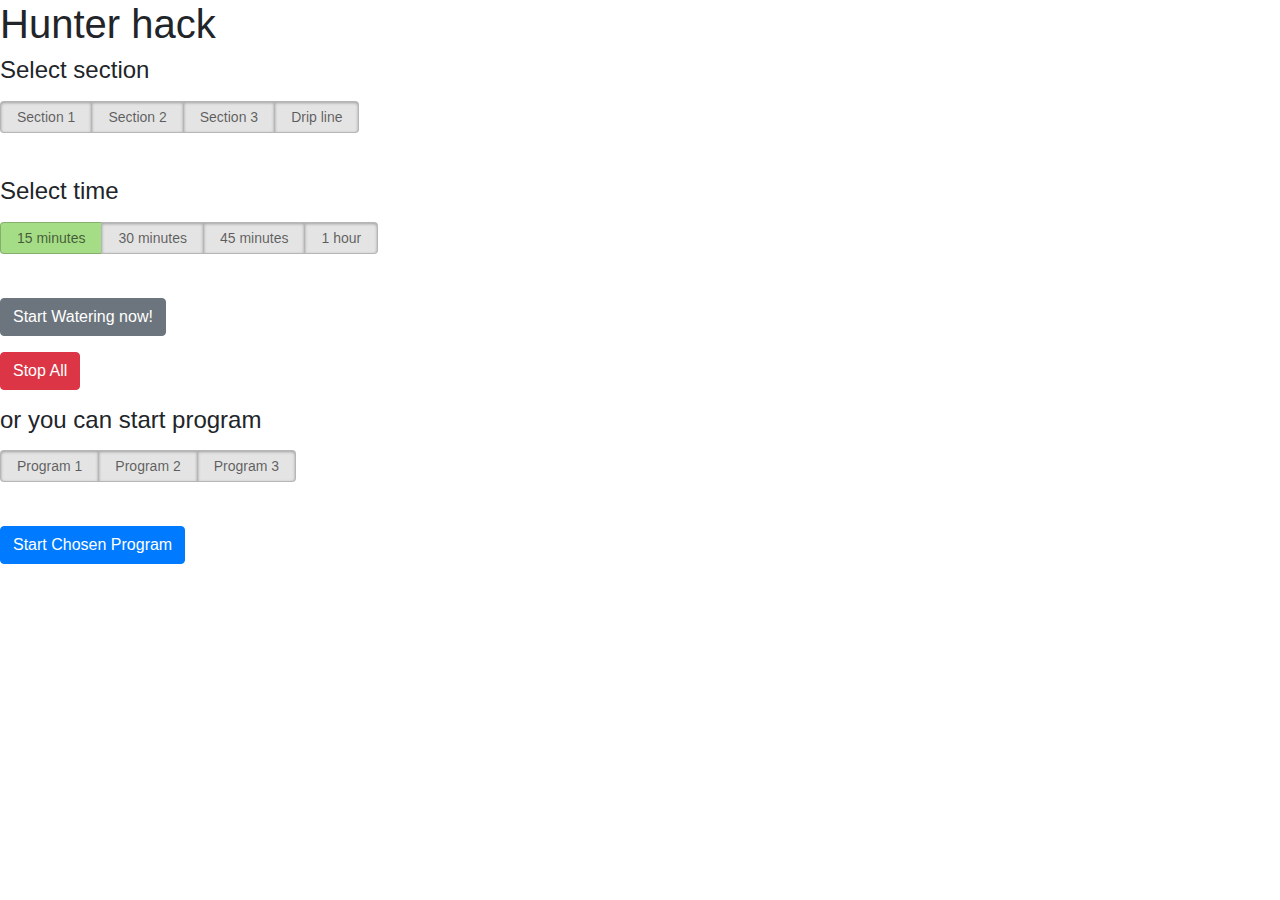
<file: index.html>
<!DOCTYPE html>
<html lang="en">
<head>
<meta charset="utf-8">
<title>jQuery Get Selected Radio Button Value</title>
<link rel="stylesheet" href="https://maxcdn.bootstrapcdn.com/bootstrap/4.4.1/css/bootstrap.min.css">
    <link rel="stylesheet" href="buttons.css">
<script type="text/javascript" src="http://code.jquery.com/jquery-1.12.4.min.js"></script>
<script src="buttons.js"></script>
</head> 
<body>
    <h1>Hunter hack</h1>
    <h4>Select section</h4>
    <p><div class="switch-field">
    <input type="radio"  name="secnum"  value=1  id="rad1"><label for='rad1'>Section 1</label>     
    <input type="radio"  name="secnum"  value=2  id="rad2"><label for='rad2'>Section 2</label>        
    <input type="radio"  name="secnum"  value=3  id="rad3"><label for='rad3'>Section 3</label>        
    <input type="radio"  name="secnum"  value=4  id="rad4"><label for='rad4'>Drip line</label>        
    </div>
    </p>
     <h4>Select time</h4>
    <p><div class="switch-field">
    <input type="radio"  name="timeval"  value=15  id="rad5" checked><label for='rad5'>15 minutes</label>     
    <input type="radio"  name="timeval"  value=30  id="rad6"><label for='rad6'>30 minutes</label>        
    <input type="radio"  name="timeval"  value=45  id="rad7"><label for='rad7'>45 minutes</label>        
    <input type="radio"  name="timeval"  value=60  id="rad8"><label for='rad8'>1 hour</label>        
    </div>
    </p>
    <p>
        <button class="btn btn-secondary" id="waterSection">Start Watering now!</button>
    </p>
    <p>
        <button class="btn btn-danger " id="kill-button">Stop All</button>
    </p>
    <h4> or you can start program </h4>
    <p><div class="switch-field">
    <input type="radio"  name="programNo"  value=1  id="rad9"><label for='rad9'>Program 1</label> 
    <input type="radio"  name="programNo"  value=2  id="rad10"><label for='rad10'>Program 2</label>       <input type="radio"  name="programNo"  value=3  id="rad11"><label for='rad11'>Program 3</label>         </div>
    <button class="btn btn-primary" id="startProgram">Start Chosen Program</button>
</body>
</html>
</file>
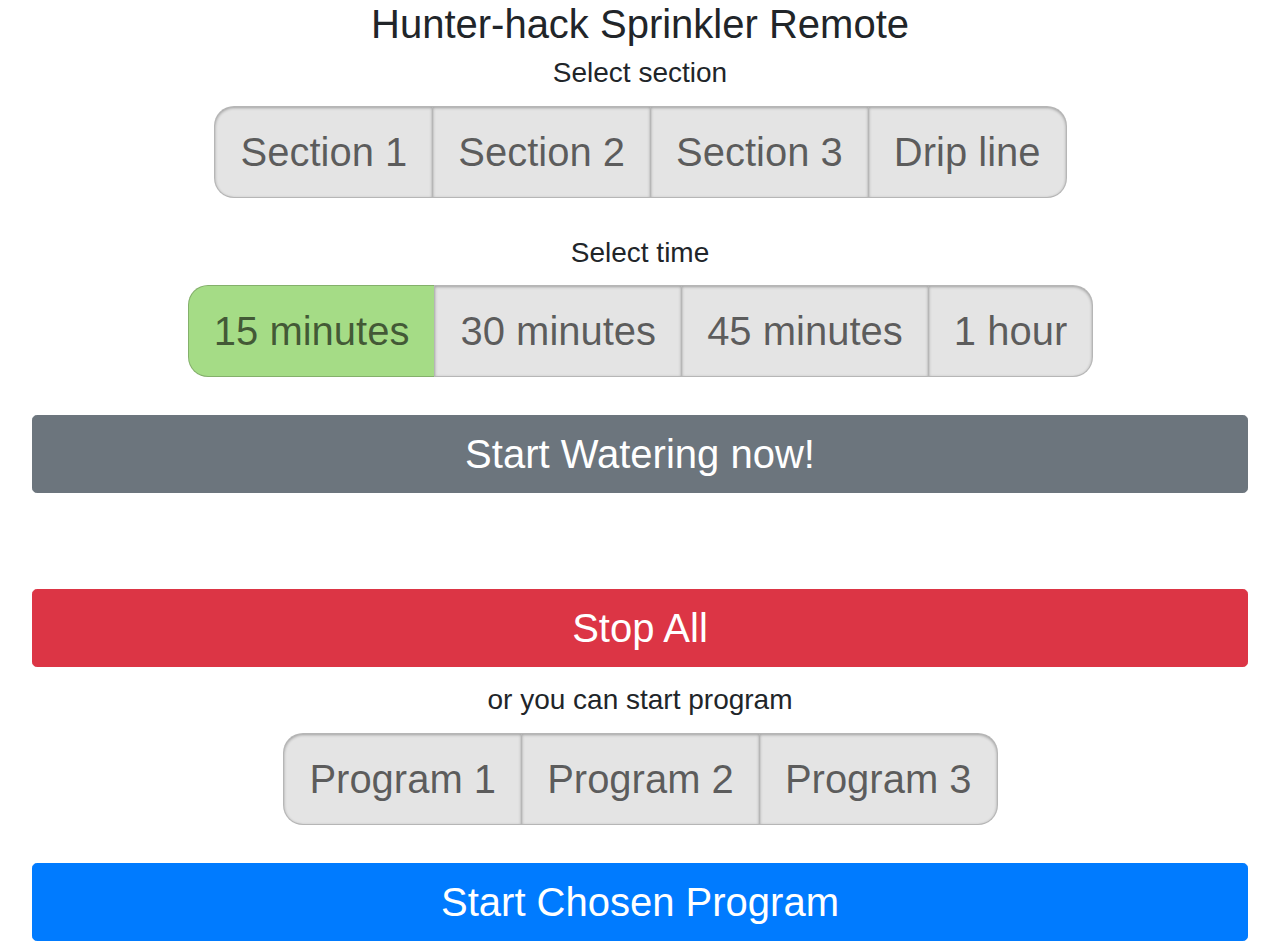
<file: data/index.html>
<!DOCTYPE html>
<html lang="en">
<head>
<meta charset="utf-8">
<title>Hunter Hack Sprinkler Remote</title>
<link rel="stylesheet" href="https://maxcdn.bootstrapcdn.com/bootstrap/4.4.1/css/bootstrap.min.css">
    <link rel="stylesheet" href="buttons.css">
<script type="text/javascript" src="http://code.jquery.com/jquery-1.12.4.min.js"></script>
<script src="buttons.js"></script>
</head> 
<body><div class="center">
    <h1>Hunter-hack Sprinkler Remote</h1>
    <h3>Select section</h3>
    <p><div class="switch-field">
    <input type="radio"  name="secnum"  value=1  id="rad1"><label for='rad1'>Section 1</label>     
    <input type="radio"  name="secnum"  value=2  id="rad2"><label for='rad2'>Section 2</label>        
    <input type="radio"  name="secnum"  value=3  id="rad3"><label for='rad3'>Section 3</label>        
    <input type="radio"  name="secnum"  value=4  id="rad4"><label for='rad4'>Drip line</label>        
    </div>
    </p>
     <h3>Select time</h3>
    <p><div class="switch-field">
    <input type="radio"  name="timeval"  value=15  id="rad5" checked><label for='rad5'>15 minutes</label>     
    <input type="radio"  name="timeval"  value=30  id="rad6"><label for='rad6'>30 minutes</label>        
    <input type="radio"  name="timeval"  value=45  id="rad7"><label for='rad7'>45 minutes</label>        
    <input type="radio"  name="timeval"  value=60  id="rad8"><label for='rad8'>1 hour</label>        
    </div>
    </p>
    <p>
        <button class="btn btn-secondary btn-lg" id="waterSection"><span style=font-size:40;>Start Watering now!</span></button>
    </p>
    <p><br></p><p><br></p>
    <p>
        <button class="btn btn-danger btn-lg" id="kill-button">Stop All</button>
    </p>
    <h3> or you can start program </h3>
    <p><div class="switch-field">
    <input type="radio"  name="programNo"  value=1  id="rad9"><label for='rad9'>Program 1</label> 
    <input type="radio"  name="programNo"  value=2  id="rad10"><label for='rad10'>Program 2</label>       
    <input type="radio"  name="programNo"  value=3  id="rad11"><label for='rad11'>Program 3</label>
    </div>
    <button class="btn btn-primary btn-lg" id="startProgram">Start Chosen Program</button>
    </div>
</body>
</html>
</file>
<file: buttons.css>
/*erouieutro*/
    .switch-field {
    display: flex;
    margin-bottom: 36px;
    overflow: hidden;
}

.switch-field input {
    position: absolute !important;
    clip: rect(0, 0, 0, 0);
    height: 1px;
    width: 1px;
    border: 0;
    overflow: hidden;
}

.switch-field label {
    background-color: #e4e4e4;
    color: rgba(0, 0, 0, 0.6);
    font-size: 14px;
    line-height: 1;
    text-align: center;
    padding: 8px 16px;
    margin-right: -1px;
    border: 1px solid rgba(0, 0, 0, 0.2);
    box-shadow: inset 0 1px 3px rgba(0, 0, 0, 0.3), 0 1px rgba(255, 255, 255, 0.1);
    transition: all 0.1s ease-in-out;
}

.switch-field label:hover {
    cursor: pointer;
}

.switch-field input:checked + label {
    background-color: #a5dc86;
    box-shadow: none;
}

.switch-field label:first-of-type {
    border-radius: 4px 0 0 4px;
}

.switch-field label:last-of-type {
    border-radius: 0 4px 4px 0;
}
</file>
<file: data/buttons.css>
.center {
text-align:center;
}
.switch-field {
    display: flex;
    margin-bottom: 30px;
     display: flex;
  justify-content: center;
  align-items: center;
    overflow: hidden;
    width: 100%
   }

.switch-field input {
    position: absolute !important;
    clip: rect(0, 0, 0, 0);
    height: 1px;
    width: 1px;
    border: 0;
    overflow: hidden;
}

.switch-field label {
    background-color: #e4e4e4;
    color: rgba(0, 0, 0, 0.6);
    font-size: 40px;
    line-height: 1;
    text-align: center;
    padding: 25px 25px;
    margin-right: -1px;
    border: 1px solid rgba(0, 0, 0, 0.2);
    box-shadow: inset 0 1px 3px rgba(0, 0, 0, 0.3), 0 1px rgba(255, 255, 255, 0.1);
    transition: all 0.1s ease-in-out;
   }

.switch-field label:hover {
    cursor: pointer;
}

.switch-field input:checked + label {
    background-color: #a5dc86;
    box-shadow: none;
}

.switch-field label:first-of-type {
    border-radius: 20px 0 0 20px;
}

.switch-field label:last-of-type {
    border-radius: 0 20px 20px 0;
}
.btn-lg {
    font-size: 40px;
    width:95%;
}
</file>
